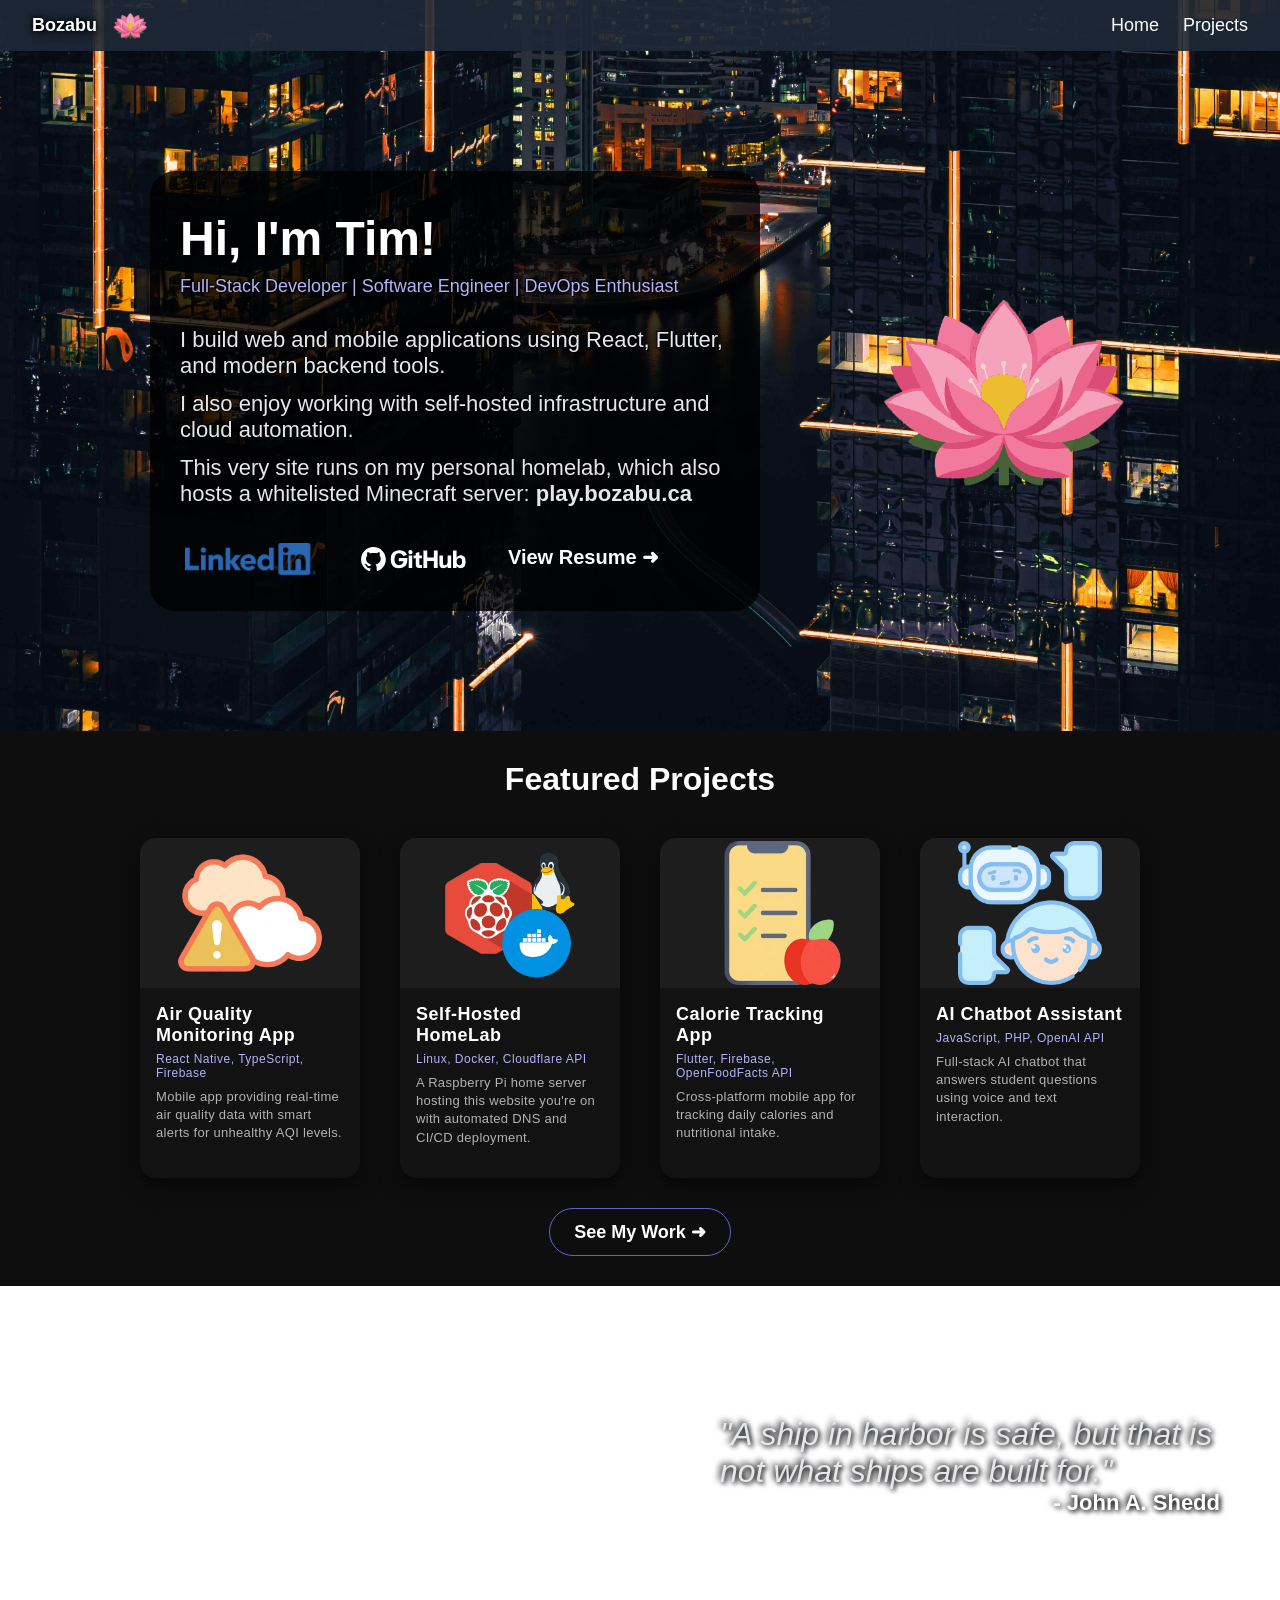
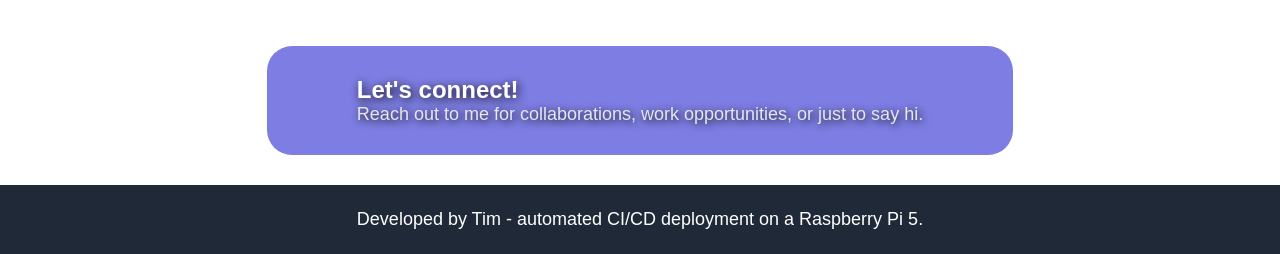
<file: site/index.html>
<!DOCTYPE html>
<html>
    <head>
        <meta charset="UTF-8">
        <link rel="stylesheet" href="styles.css?v=1.55">
        <link rel="stylesheet" href="https://rsms.me/inter/inter.css">
        <link rel="icon" href="resources/logos/LotusBua.png">
        <title>Bozabu Homepage</title>
        <meta name="title" content="Bozabu | Full-Stack Developer">
        <meta name="description" content="Full-Stack Developer building web and mobile apps with React and Flutter. This site is hosted on my personal Raspberry Pi homelab.">
        <meta property="og:type" content="website">
        <meta property="og:url" content="https://bozabu.ca/">
        <meta property="og:title" content="Bozabu | Full-Stack Developer">
        <meta property="og:description" content="Full-Stack Developer & DevOps Enthusiast. Check out my projects and my self-hosted infrastructure.">
        <meta property="og:image" content="https://bozabu.ca/resources/thumbnails/ShortBio.jpg">
        <meta name="twitter:card" content="summary_large_image">
        <meta name="twitter:title" content="Bozabu | Full-Stack Developer">
        <meta name="twitter:description" content="Full-Stack Developer & DevOps Enthusiast. Check out my projects and my self-hosted infrastructure.">
        <meta name="twitter:image" content="https://bozabu.ca/resources/thumbnails/ShortBio.jpg">
        <meta name="theme-color" content="#4a4ad8">
    </head>
    <!--divider-->

    <body>
        <div class="top-navigation"> 
            <div class="header blur">
                <div class="iconText"><a href="/">Bozabu</a> <img class="iconLogo" src="resources/logos/LotusBua.png"></div>
                <ul>
                    <li><a href="/">Home</a></li>
                    <li><a href="/projects/">Projects</a></li>
                </ul>
            </div>
            <!-- Banner would go here 
             <div class="banner blur">
                <p>Check out the whitelisted Minecraft server! <b> play.bozabu.ca </b></p>
            </div>
            -->
        </div>
        <div class="body">
            <div class="top-section">
                <div class="top-section-left rounded blur">
                    <h2>Hi, I'm Tim!</h2>
                    <p>Full-Stack Developer | Software Engineer | DevOps Enthusiast</p>
                    <p>I build web and mobile applications using React, Flutter, and modern backend tools.</p>
                    <p>I also enjoy working with self-hosted infrastructure and cloud automation.</p>
                    <p>This very site runs on my personal homelab, which also hosts a whitelisted Minecraft server: <b>play.bozabu.ca</b></p>
                    <div class="social-links">
                        <a href="https://linkedin.com/in/timha612" target="_blank">
                            <img class="social-icon" src="resources/logos/LI-Logo.png" alt="LinkedIn">
                        </a>
                        <a href="https://github.com/IAmBamboo" target="_blank">
                            <img class="social-icon" src="resources/logos/GitHub_Lockup_White_Clearspace.svg" alt="GitHub">
                        </a>
                        <a href="resources/TimHaResume.pdf" target="_blank" class="resume-btn">View Resume ➜</a>
                    </div>
                    
                </div>
                <img class="top-section-right" src="resources/logos/LotusBua.png">
            </div>
            <div class="middle-section">
                <div class="middle-title">Featured Projects</div>
                <div class="middle-image-container">
                    <a href="/projects/#air-quality" class="project-card-link">
                        <div class="project-card">
                            <div class="thumbnail-wrapper"> 
                                <img class="project-thumbnail" src="resources/thumbnails/AQIapp.png">
                            </div>
                            <div class="project-content">
                                <h3 class="project-title">Air Quality Monitoring App</h3>
                                <div class="project-tech">
                                    React Native, TypeScript, Firebase
                                </div>
                                <p class="project-description">
                                    Mobile app providing real-time air quality data with smart alerts for unhealthy AQI levels.
                                </p>
                            </div>
                        </div>
                    </a>
                    <a href="/projects/#homelab" class="project-card-link">
                        <div class="project-card">
                            <div class="thumbnail-wrapper"> 
                                <img class="project-thumbnail" src="resources/thumbnails/HomeLabThumb.png">
                            </div>
                            <div class="project-content">
                                <h3 class="project-title">Self-Hosted HomeLab</h3>
                                <div class="project-tech">
                                    Linux, Docker, Cloudflare API
                                </div>
                                <p class="project-description">
                                    A Raspberry Pi home server hosting this website you're on with automated DNS and CI/CD deployment.
                                </p>
                            </div>
                        </div>
                    </a>
                    <a href="/projects/#calorie-tracker" class="project-card-link">
                        <div class="project-card">
                            <div class="thumbnail-wrapper"> 
                                <img class="project-thumbnail" src="resources/thumbnails/CalorieApp.png">
                            </div>
                            <div class="project-content">
                                <h3 class="project-title">Calorie Tracking App</h3>
                                <div class="project-tech">
                                    Flutter, Firebase, OpenFoodFacts API
                                </div>
                                <p class="project-description">
                                    Cross-platform mobile app for tracking daily calories and nutritional intake.
                                </p>
                            </div>
                        </div>
                    </a>
                    <a href="/projects/#ai-chatbot" class="project-card-link">
                        <div class="project-card">
                            <div class="thumbnail-wrapper"> 
                                <img class="project-thumbnail" src="resources/thumbnails/AIchatbotapp.png">
                            </div>
                            <div class="project-content">
                                <h3 class="project-title">AI Chatbot Assistant</h3>
                                <div class="project-tech">
                                    JavaScript, PHP, OpenAI API
                                </div>
                                <p class="project-description">
                                    Full-stack AI chatbot that answers student questions using voice and text interaction.
                                </p>
                            </div>
                        </div>
                    </a>
                </div>
                <a href="/projects/" class="btnA">See My Work ➜</a>
            </div>
            <div class="lower-section">
                <div class="lower-section-quote">
                    <p class="quote">"A ship in harbor is safe, but that is not what ships are built for."</p>
                    <div class="quoteauthor">- John A. Shedd</div>
                </div>
                <div class="newsletter rounded blur">
                    <div class="newsletter-text">
                        <h2>Let's connect!</h2>
                        <p>Reach out to me for collaborations, work opportunities, or just to say hi.</p>
                    </div>
                </div>
            </div>
        </div>
        <div class="footer">
            Developed by Tim - automated CI/CD deployment on a Raspberry Pi 5.
        </div>
    </body>
</html>
</file>
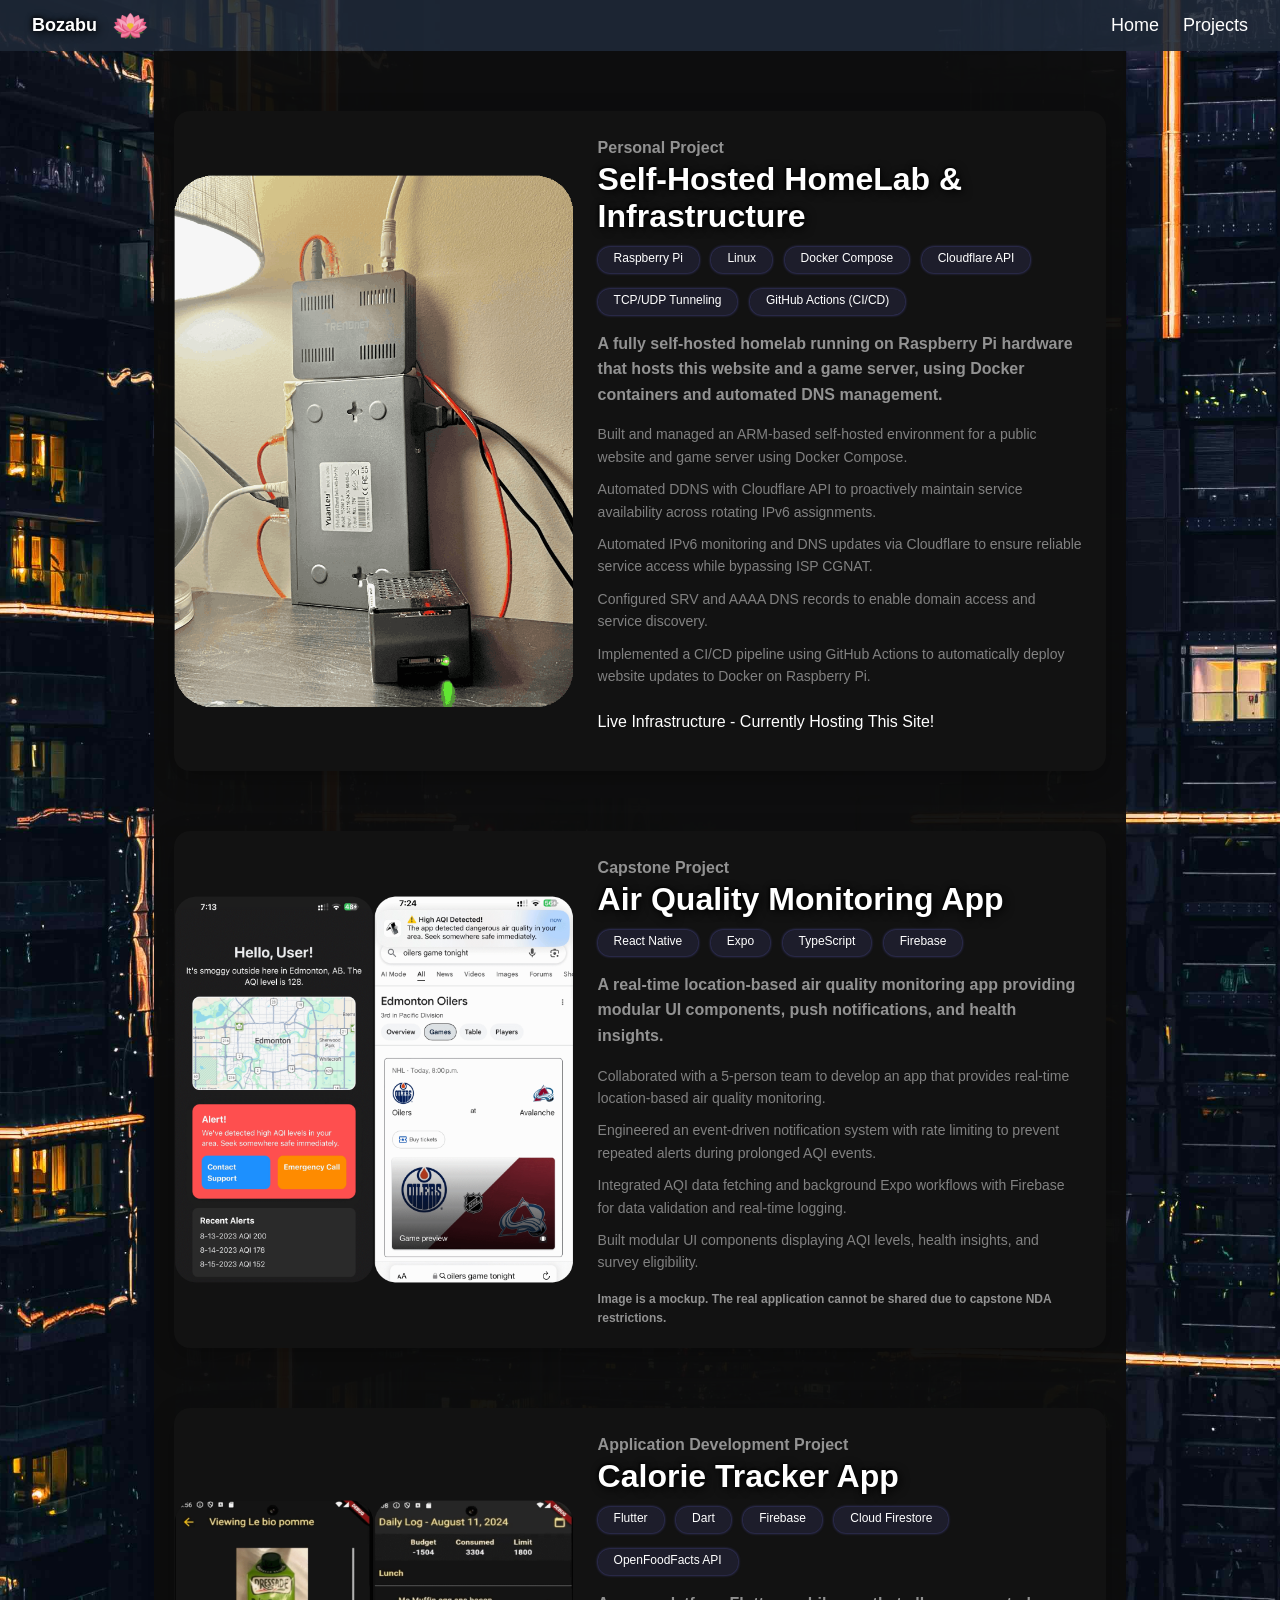
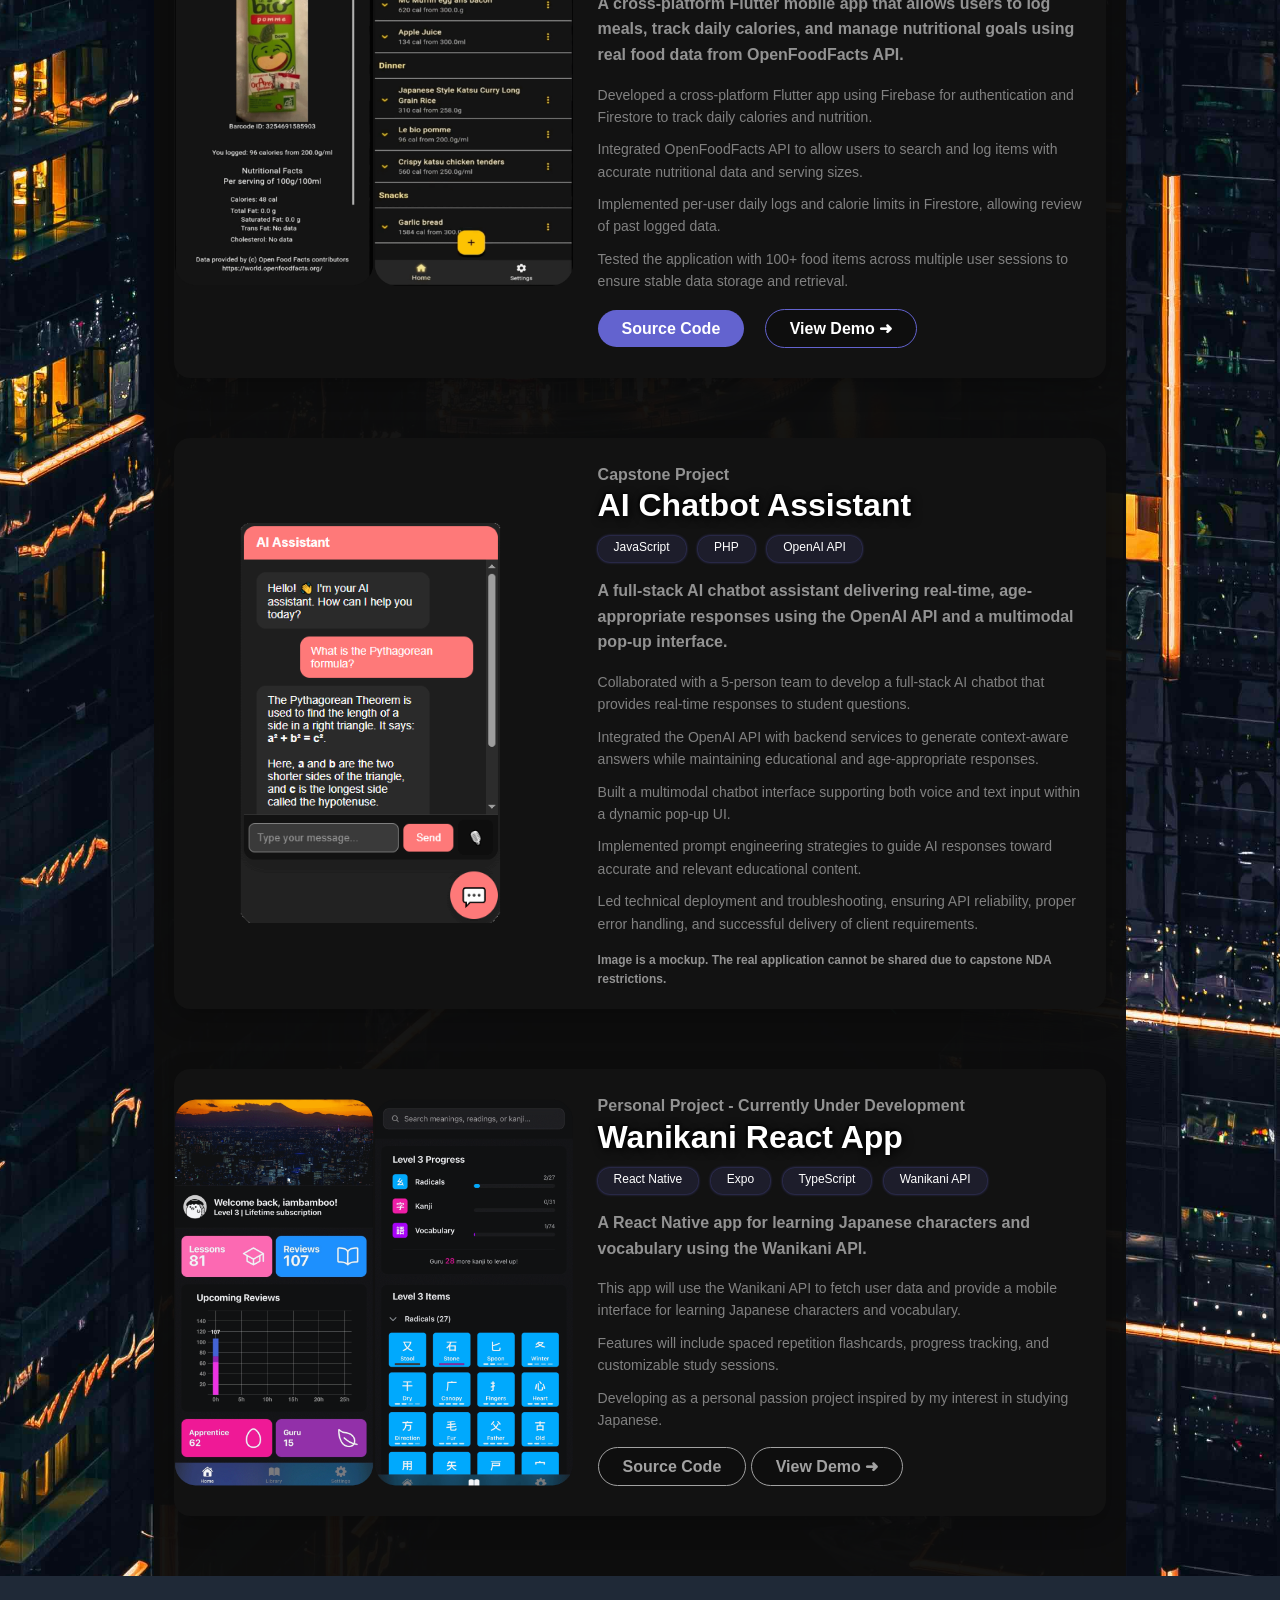
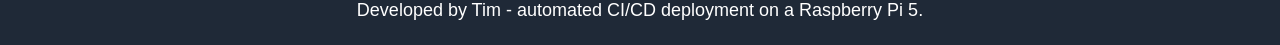
<file: site/projects/index.html>
<!DOCTYPE html>
<html>
<head>
    <meta charset="UTF-8">
    <link rel="stylesheet" href="projects_styles.css?v=1.34">
    <link rel="stylesheet" href="https://rsms.me/inter/inter.css">
    <link rel="icon" href="../resources/logos/LotusBua.png">
    <title>Bozabu Projects</title>
    <meta name="title" content="Bozabu | Full-Stack Developer | Projects">
    <meta name="description" content="Full-Stack Developer building web and mobile apps with React and Flutter. This site is hosted on my personal Raspberry Pi homelab.">
    <meta property="og:type" content="website">
    <meta property="og:url" content="https://bozabu.ca/projects/">
    <meta property="og:title" content="Bozabu | Full-Stack Developer | Projects">
    <meta property="og:description" content="Full-Stack Developer & DevOps Enthusiast. Check out my projects and my self-hosted infrastructure.">
    <meta property="og:image" content="https://bozabu.ca/resources/thumbnails/ShortBio.jpg">
    <meta name="twitter:card" content="summary_large_image">
    <meta name="twitter:title" content="Bozabu | Full-Stack Developer | Projects">
    <meta name="twitter:description" content="Full-Stack Developer & DevOps Enthusiast. Check out my projects and my self-hosted infrastructure.">
    <meta name="twitter:image" content="https://bozabu.ca/resources/thumbnails/ShortBio.jpg">
    <meta name="theme-color" content="#4a4ad8">
</head>
<body>
    <div class="top-navigation">
        <!-- same header as homepage -->
        <div class="header blur">
            <div class="iconText"><a href="/">Bozabu</a> <img class="iconLogo" src="../resources/logos/LotusBua.png"></div>
            <ul>
                <li><a href="/">Home</a></li>
                <li><a href="/projects/">Projects</a></li>
            </ul>
        </div>
    </div>

    <div class="projects-body">
        <div class="projects-container">

            <div id="homelab" class="project-big-card">
                <div class="project-big-image">
                    <img src="../resources/project_images/HomeLabPhysicalSetup.png" alt="Air Quality App">
                </div>
                <div class="project-big-content">
                    <div class="project-block project-block-top">
                        <span class="project-type-label">Personal Project</span>
                        <h2>Self-Hosted HomeLab & Infrastructure</h2>
                        <div class="project-tech">
                            <span>Raspberry Pi</span>
                            <span>Linux</span>
                            <span>Docker Compose</span>
                            <span>Cloudflare API</span>
                            <span>TCP/UDP Tunneling</span>
                            <span>GitHub Actions (CI/CD)</span>
                        </div>
                        <p>A fully self-hosted homelab running on Raspberry Pi hardware that hosts this website and a game server, using Docker containers and automated DNS management.</p>
                    </div>
                    <div class="project-block project-block-middle">
                        <ul>
                            <li>Built and managed an ARM-based self-hosted environment for a public website and game server using Docker Compose.</li>
                            <li>Automated DDNS with Cloudflare API to proactively maintain service availability across rotating IPv6 assignments.</li>
                            <li>Automated IPv6 monitoring and DNS updates via Cloudflare to ensure reliable service access while bypassing ISP CGNAT.</li>
                            <li>Configured SRV and AAAA DNS records to enable domain access and service discovery.</li>
                            <li>Implemented a CI/CD pipeline using GitHub Actions to automatically deploy website updates to Docker on Raspberry Pi.</li>
                        </ul>
                    </div>
                    <div class="project-block project-block-bottom">
                        <span class="white">Live Infrastructure - Currently Hosting This Site!</span>
                    </div>
                </div>
            </div>

            <div id="air-quality" class="project-big-card">
                <div class="project-big-image">
                    <img src="../resources/project_images/AQIDemoMock.png" alt="Air Quality App">
                </div>
                <div class="project-big-content">
                    <div class="project-block project-block-top">
                        <span class="project-type-label">Capstone Project</span>
                        <h2>Air Quality Monitoring App</h2>
                        <div class="project-tech">
                            <span>React Native</span>
                            <span>Expo</span>
                            <span>TypeScript</span>
                            <span>Firebase</span>
                        </div>
                        <p>A real-time location-based air quality monitoring app providing modular UI components, push notifications, and health insights.</p>
                    </div>
                    <div class="project-block project-block-middle">
                        <ul>
                            <li>Collaborated with a 5-person team to develop an app that provides real-time location-based air quality monitoring.</li>
                            <li>Engineered an event-driven notification system with rate limiting to prevent repeated alerts during prolonged AQI events.</li>
                            <li>Integrated AQI data fetching and background Expo workflows with Firebase for data validation and real-time logging.</li>
                            <li>Built modular UI components displaying AQI levels, health insights, and survey eligibility.</li>
                        </ul>
                    </div>
                    <div class="project-block project-block-bottom">
                        <p>Image is a mockup. The real application cannot be shared due to capstone NDA restrictions.</p>
                    </div>
                </div>
            </div>

            <div id="calorie-tracker" class="project-big-card">
                <div class="project-big-image">
                    <img src="../resources/project_images/CalorieTrackerDemoMock.png" alt="Calorie Tracker App">
                </div>
                <div class="project-big-content">
                    <div class="project-block project-block-top">
                        <span class="project-type-label">Application Development Project</span>
                        <h2>Calorie Tracker App</h2>
                        <div class="project-tech">
                            <span>Flutter</span>
                            <span>Dart</span>
                            <span>Firebase</span>
                            <span>Cloud Firestore</span>
                            <span>OpenFoodFacts API</span>
                        </div>
                        <p>A cross-platform Flutter mobile app that allows users to log meals, track daily calories, and manage nutritional goals using real food data from OpenFoodFacts API.</p>
                    </div>
                    <div class="project-block project-block-middle">
                        <ul>
                            <li>Developed a cross-platform Flutter app using Firebase for authentication and Firestore to track daily calories and nutrition.</li>
                            <li>Integrated OpenFoodFacts API to allow users to search and log items with accurate nutritional data and serving sizes.</li>
                            <li>Implemented per-user daily logs and calorie limits in Firestore, allowing review of past logged data.</li>
                            <li>Tested the application with 100+ food items across multiple user sessions to ensure stable data storage and retrieval.</li>
                        </ul>
                    </div>
                    <div class="project-block project-block-bottom">
                        <a href="https://github.com/IAmBamboo/CalorieTrackerApp/" class="btnA">Source Code</a>
                        <a href="https://www.youtube.com/watch?v=M9tKhn7N6Ns" class="btnB">View Demo ➜</a>
                    </div>
                </div>
            </div>

            <div id="ai-chatbot" class="project-big-card">
                <div class="project-big-image">
                    <img src="../resources/project_images/AIChatbotDemoMock.png" alt="Air Quality App">
                </div>
                <div class="project-big-content">
                    <div class="project-block project-block-top">
                        <span class="project-type-label">Capstone Project</span>
                        <h2>AI Chatbot Assistant</h2>
                        <div class="project-tech">
                            <span>JavaScript</span>
                            <span>PHP</span>
                            <span>OpenAI API</span>
                        </div>
                         <p>A full-stack AI chatbot assistant delivering real-time, age-appropriate responses using the OpenAI API and a multimodal pop-up interface.</p>
                    </div>
                    <div class="project-block project-block-middle">
                        <ul>
                            <li>Collaborated with a 5-person team to develop a full-stack AI chatbot that provides real-time responses to student questions.</li>
                            <li>Integrated the OpenAI API with backend services to generate context-aware answers while maintaining educational and age-appropriate responses.</li>
                            <li>Built a multimodal chatbot interface supporting both voice and text input within a dynamic pop-up UI.</li>
                            <li>Implemented prompt engineering strategies to guide AI responses toward accurate and relevant educational content.</li>
                            <li>Led technical deployment and troubleshooting, ensuring API reliability, proper error handling, and successful delivery of client requirements.</li>
                        </ul>
                    </div>
                    <div class="project-block project-block-bottom">
                        <p>Image is a mockup. The real application cannot be shared due to capstone NDA restrictions.</p>
                    </div>
                </div>
            </div>

            <div id="wanikani" class="project-big-card">
                <div class="project-big-image">
                    <img src="../resources/project_images/ShizukaniUnfinishedDemo.png" alt="Air Quality App">
                </div>
                <div class="project-big-content">
                    <div class="project-block project-block-top">
                        <span class="project-type-label">Personal Project - Currently Under Development</span>
                        <h2>Wanikani React App</h2>
                        <div class="project-tech">
                            <span>React Native</span>
                            <span>Expo</span>
                            <span>TypeScript</span>
                            <span>Wanikani API</span>
                        </div>
                         <p>A React Native app for learning Japanese characters and vocabulary using the Wanikani API.</p>
                    </div>
                    <div class="project-block project-block-middle">
                        <ul>
                            <li>This app will use the Wanikani API to fetch user data and provide a mobile interface for learning Japanese characters and vocabulary.</li>
                            <li>Features will include spaced repetition flashcards, progress tracking, and customizable study sessions.</li>
                            <li>Developing as a personal passion project inspired by my interest in studying Japanese.</li>
                        </ul>
                    </div>
                    <div class="project-block project-block-bottom">
                        <a href="" class="btnDisabled" title="Source code not available yet">Source Code</a>
                        <a href="" class="btnDisabled" title="Demo not available yet">View Demo ➜</a>
                    </div>
                </div>
            </div>


        </div>
    </div>

    <div class="footer">
        Developed by Tim - automated CI/CD deployment on a Raspberry Pi 5.
    </div>
</body>
</html>
</file>
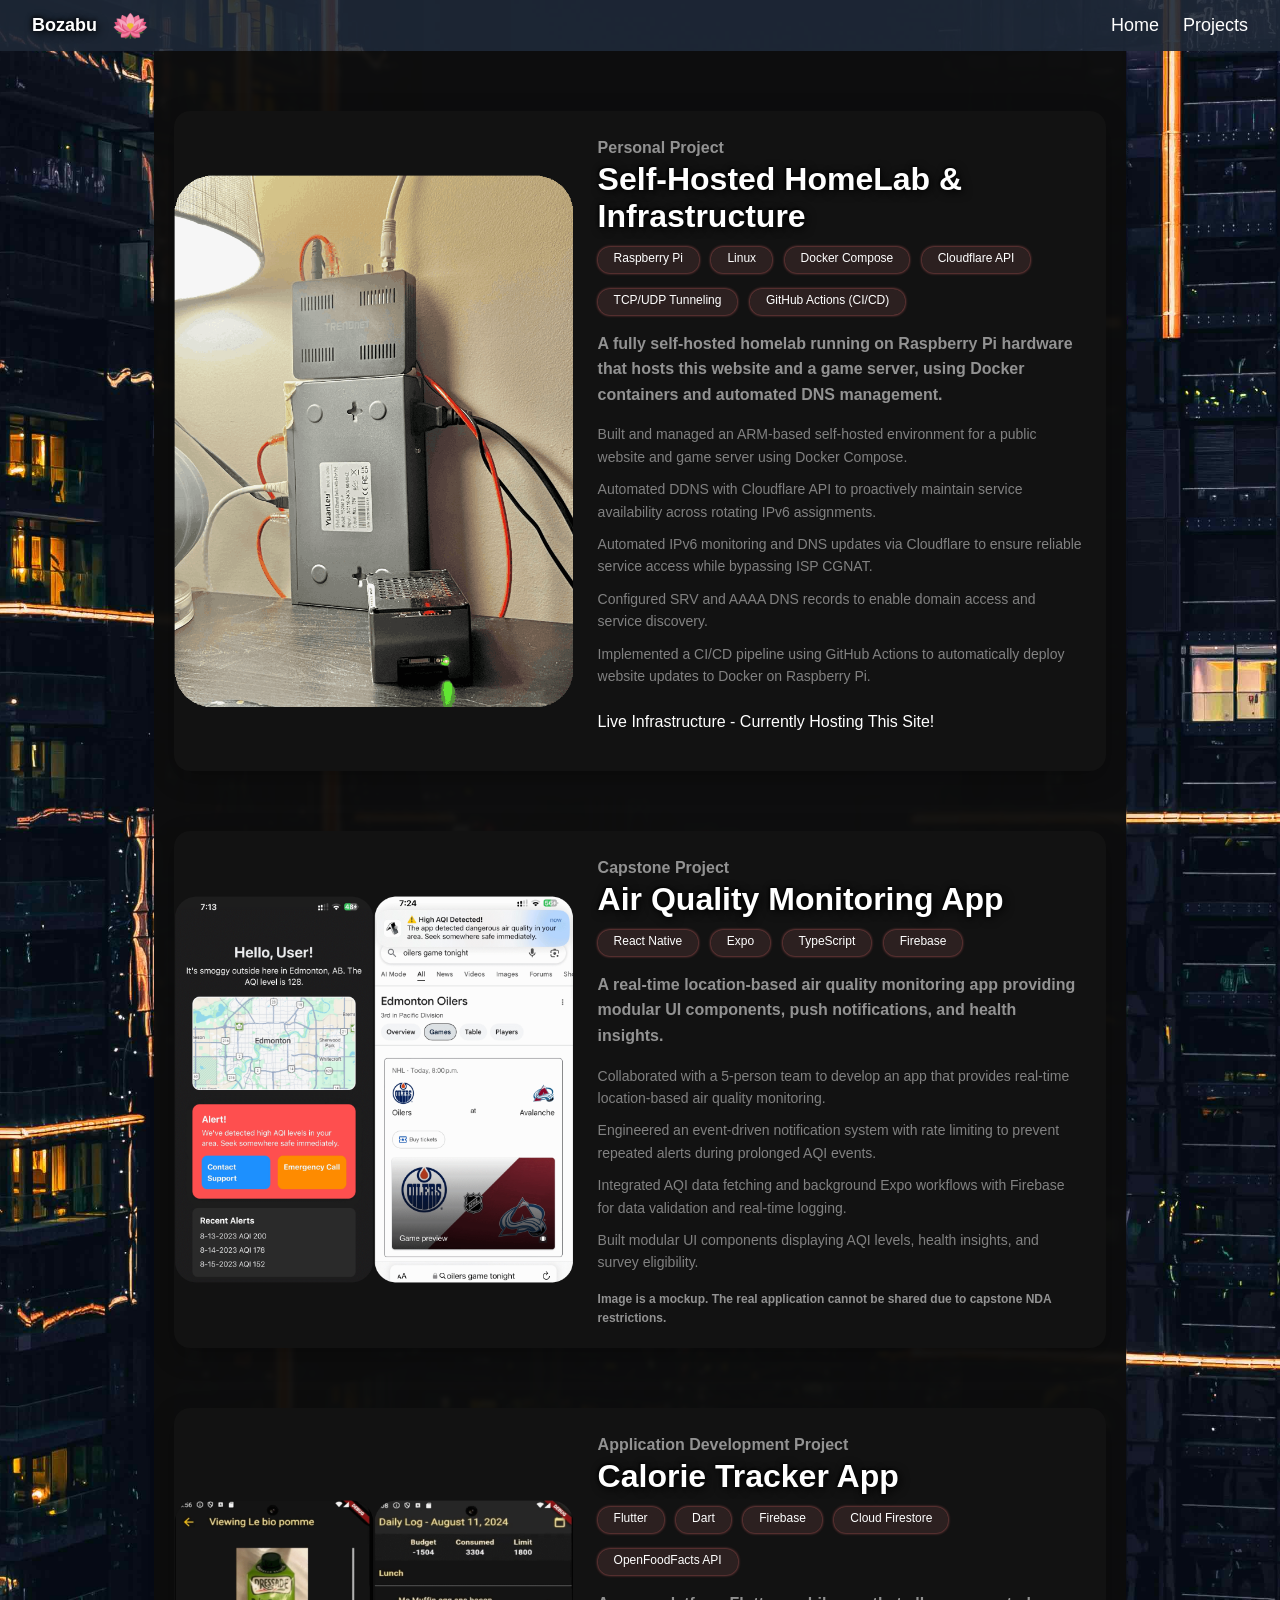
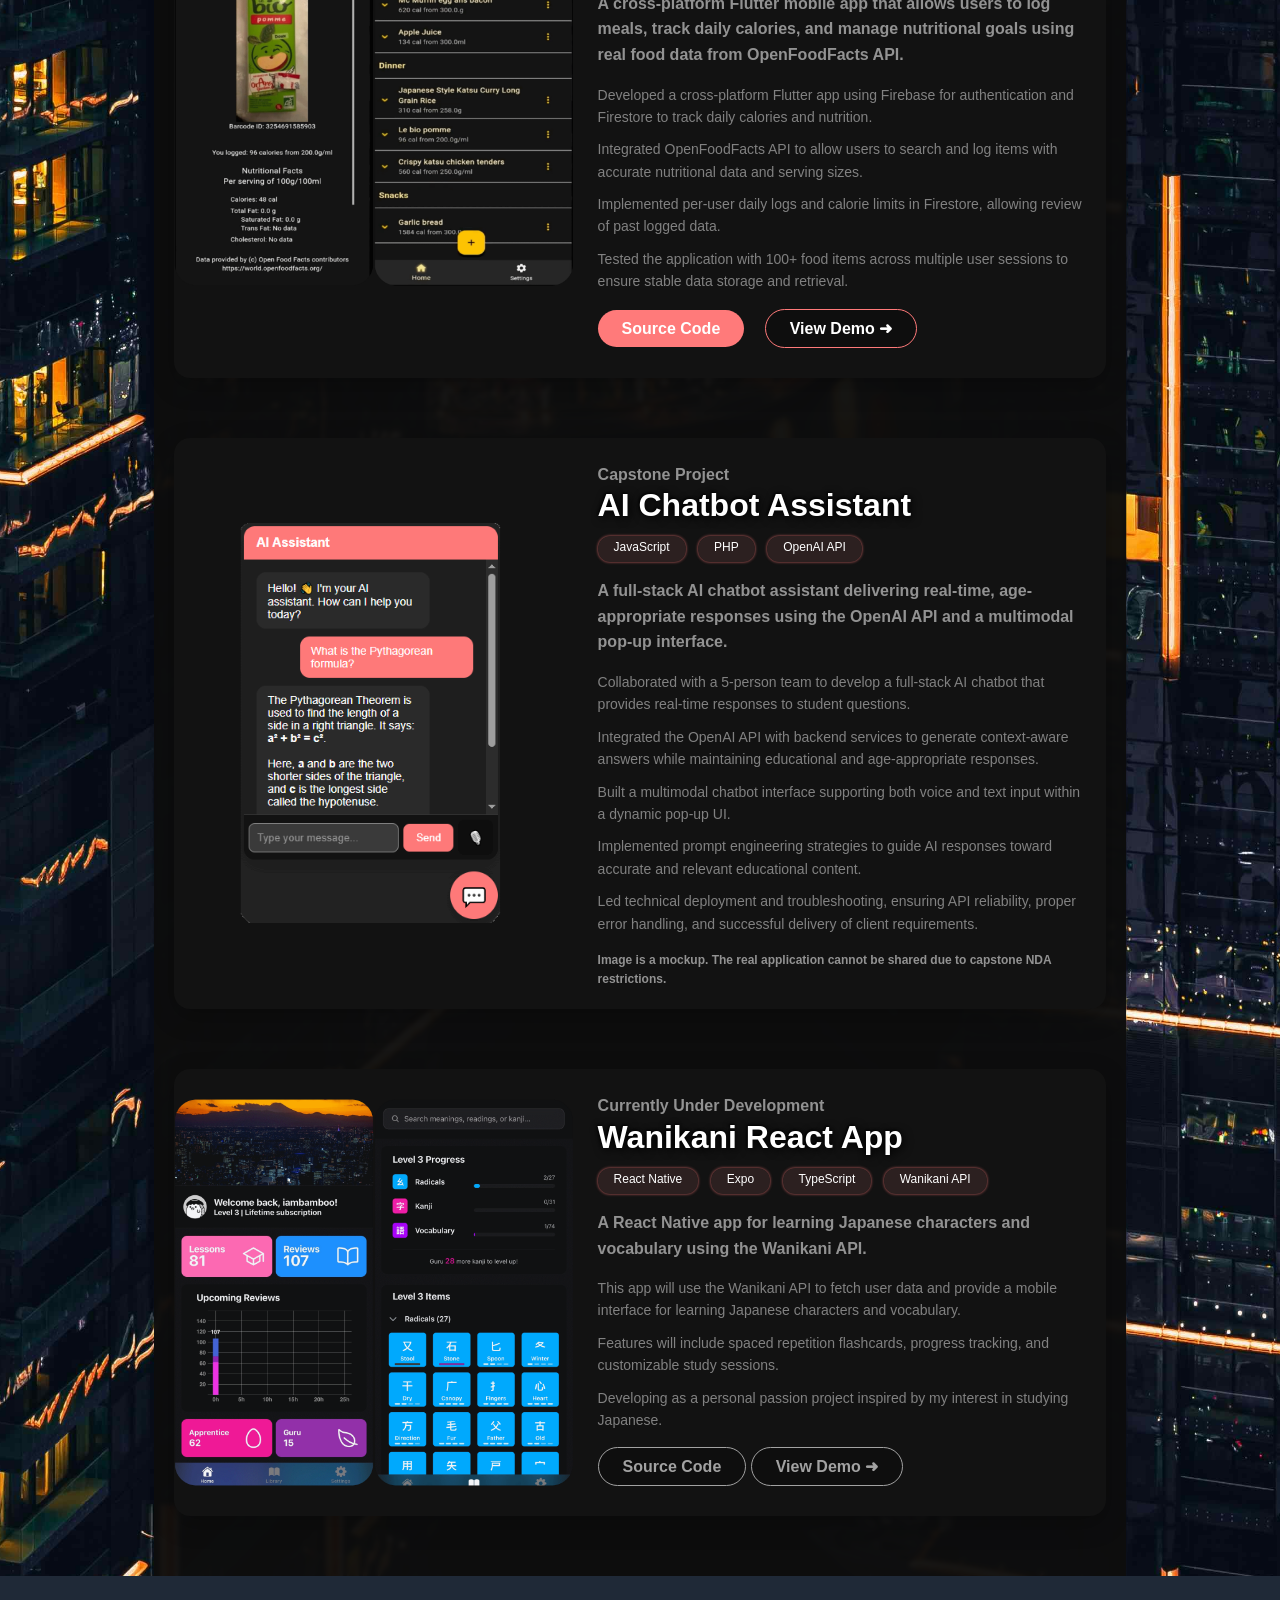
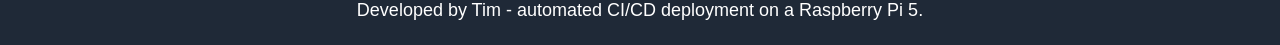
<file: site/projects.html>
<!DOCTYPE html>
<html>
<head>
    <meta charset="UTF-8">
    <link rel="stylesheet" href="projects_styles.css?v=1.2">
    <link rel="stylesheet" href="https://rsms.me/inter/inter.css">
    <link rel="icon" href="resources/logos/LotusBua.png">
    <title>Bozabu Projects</title>
</head>
<body>
    <div class="top-navigation">
        <!-- same header as homepage -->
        <div class="header blur">
            <div class="iconText"><a href="index.html">Bozabu</a> <img class="iconLogo" src="resources/logos/LotusBua.png"></div>
            <ul>
                <li><a href="index.html">Home</a></li>
                <li><a href="">Projects</a></li>
            </ul>
        </div>
    </div>

    <div class="projects-body">
        <div class="projects-container">

            <div class="project-big-card">
                <div class="project-big-image">
                    <img src="resources/project_images/HomeLabPhysicalSetup.png" alt="Air Quality App">
                </div>
                <div class="project-big-content">
                    <div class="project-block project-block-top">
                        <span class="project-type-label">Personal Project</span>
                        <h2>Self-Hosted HomeLab & Infrastructure</h2>
                        <div class="project-tech">
                            <span>Raspberry Pi</span>
                            <span>Linux</span>
                            <span>Docker Compose</span>
                            <span>Cloudflare API</span>
                            <span>TCP/UDP Tunneling</span>
                            <span>GitHub Actions (CI/CD)</span>
                        </div>
                        <p>A fully self-hosted homelab running on Raspberry Pi hardware that hosts this website and a game server, using Docker containers and automated DNS management.</p>
                    </div>
                    <div class="project-block project-block-middle">
                        <ul>
                            <li>Built and managed an ARM-based self-hosted environment for a public website and game server using Docker Compose.</li>
                            <li>Automated DDNS with Cloudflare API to proactively maintain service availability across rotating IPv6 assignments.</li>
                            <li>Automated IPv6 monitoring and DNS updates via Cloudflare to ensure reliable service access while bypassing ISP CGNAT.</li>
                            <li>Configured SRV and AAAA DNS records to enable domain access and service discovery.</li>
                            <li>Implemented a CI/CD pipeline using GitHub Actions to automatically deploy website updates to Docker on Raspberry Pi.</li>
                        </ul>
                    </div>
                    <div class="project-block project-block-bottom">
                        <span class="white">Live Infrastructure - Currently Hosting This Site!</span>
                    </div>
                </div>
            </div>

            <div class="project-big-card">
                <div class="project-big-image">
                    <img src="resources/project_images/AQIDemoMock.png" alt="Air Quality App">
                </div>
                <div class="project-big-content">
                    <div class="project-block project-block-top">
                        <span class="project-type-label">Capstone Project</span>
                        <h2>Air Quality Monitoring App</h2>
                        <div class="project-tech">
                            <span>React Native</span>
                            <span>Expo</span>
                            <span>TypeScript</span>
                            <span>Firebase</span>
                        </div>
                        <p>A real-time location-based air quality monitoring app providing modular UI components, push notifications, and health insights.</p>
                    </div>
                    <div class="project-block project-block-middle">
                        <ul>
                            <li>Collaborated with a 5-person team to develop an app that provides real-time location-based air quality monitoring.</li>
                            <li>Engineered an event-driven notification system with rate limiting to prevent repeated alerts during prolonged AQI events.</li>
                            <li>Integrated AQI data fetching and background Expo workflows with Firebase for data validation and real-time logging.</li>
                            <li>Built modular UI components displaying AQI levels, health insights, and survey eligibility.</li>
                        </ul>
                    </div>
                    <div class="project-block project-block-bottom">
                        <p>Image is a mockup. The real application cannot be shared due to capstone NDA restrictions.</p>
                    </div>
                </div>
            </div>

            <div class="project-big-card">
                <div class="project-big-image">
                    <img src="resources/project_images/CalorieTrackerDemoMock.png" alt="Calorie Tracker App">
                </div>
                <div class="project-big-content">
                    <div class="project-block project-block-top">
                        <span class="project-type-label">Application Development Project</span>
                        <h2>Calorie Tracker App</h2>
                        <div class="project-tech">
                            <span>Flutter</span>
                            <span>Dart</span>
                            <span>Firebase</span>
                            <span>Cloud Firestore</span>
                            <span>OpenFoodFacts API</span>
                        </div>
                        <p>A cross-platform Flutter mobile app that allows users to log meals, track daily calories, and manage nutritional goals using real food data from OpenFoodFacts API.</p>
                    </div>
                    <div class="project-block project-block-middle">
                        <ul>
                            <li>Developed a cross-platform Flutter app using Firebase for authentication and Firestore to track daily calories and nutrition.</li>
                            <li>Integrated OpenFoodFacts API to allow users to search and log items with accurate nutritional data and serving sizes.</li>
                            <li>Implemented per-user daily logs and calorie limits in Firestore, allowing review of past logged data.</li>
                            <li>Tested the application with 100+ food items across multiple user sessions to ensure stable data storage and retrieval.</li>
                        </ul>
                    </div>
                    <div class="project-block project-block-bottom">
                        <a href="https://github.com/IAmBamboo/CalorieTrackerApp/" class="btnA">Source Code</a>
                        <a href="https://www.youtube.com/watch?v=M9tKhn7N6Ns" class="btnB">View Demo ➜</a>
                    </div>
                </div>
            </div>

            <div class="project-big-card">
                <div class="project-big-image">
                    <img src="resources/project_images/AIChatbotDemoMock.png" alt="Air Quality App">
                </div>
                <div class="project-big-content">
                    <div class="project-block project-block-top">
                        <span class="project-type-label">Capstone Project</span>
                        <h2>AI Chatbot Assistant</h2>
                        <div class="project-tech">
                            <span>JavaScript</span>
                            <span>PHP</span>
                            <span>OpenAI API</span>
                        </div>
                         <p>A full-stack AI chatbot assistant delivering real-time, age-appropriate responses using the OpenAI API and a multimodal pop-up interface.</p>
                    </div>
                    <div class="project-block project-block-middle">
                        <ul>
                            <li>Collaborated with a 5-person team to develop a full-stack AI chatbot that provides real-time responses to student questions.</li>
                            <li>Integrated the OpenAI API with backend services to generate context-aware answers while maintaining educational and age-appropriate responses.</li>
                            <li>Built a multimodal chatbot interface supporting both voice and text input within a dynamic pop-up UI.</li>
                            <li>Implemented prompt engineering strategies to guide AI responses toward accurate and relevant educational content.</li>
                            <li>Led technical deployment and troubleshooting, ensuring API reliability, proper error handling, and successful delivery of client requirements.</li>
                        </ul>
                    </div>
                    <div class="project-block project-block-bottom">
                        <p>Image is a mockup. The real application cannot be shared due to capstone NDA restrictions.</p>
                    </div>
                </div>
            </div>

            <div class="project-big-card">
                <div class="project-big-image">
                    <img src="resources/project_images/ShizukaniUnfinishedDemo.png" alt="Air Quality App">
                </div>
                <div class="project-big-content">
                    <div class="project-block project-block-top">
                        <span class="project-type-label">Currently Under Development</span>
                        <h2>Wanikani React App</h2>
                        <div class="project-tech">
                            <span>React Native</span>
                            <span>Expo</span>
                            <span>TypeScript</span>
                            <span>Wanikani API</span>
                        </div>
                         <p>A React Native app for learning Japanese characters and vocabulary using the Wanikani API.</p>
                    </div>
                    <div class="project-block project-block-middle">
                        <ul>
                            <li>This app will use the Wanikani API to fetch user data and provide a mobile interface for learning Japanese characters and vocabulary.</li>
                            <li>Features will include spaced repetition flashcards, progress tracking, and customizable study sessions.</li>
                            <li>Developing as a personal passion project inspired by my interest in studying Japanese.</li>
                        </ul>
                    </div>
                    <div class="project-block project-block-bottom">
                        <a href="" class="btnDisabled">Source Code</a>
                        <a href="" class="btnDisabled">View Demo ➜</a>
                    </div>
                </div>
            </div>


        </div>
    </div>

    <div class="footer">
        Developed by Tim - automated CI/CD deployment on a Raspberry Pi 5.
    </div>
</body>
</html>
</file>
<file: site/styles.css>
* {
    font-family: 'Inter', Arial, Helvetica, sans-serif;
    margin: 0;
    padding: 0;
    box-sizing: border-box;
}

body {
    margin-bottom: 0;
    margin-left: 0;
    margin-right: 0;
    padding: 0;
    background-image: url("resources/backgrounds/pexels-apasaric-2603464.jpg");
    background-attachment: fixed;
    background-position: center;
    background-repeat: no-repeat;
    background-size: cover;
    background-position-y: 0;
    backdrop-filter: blur(0.6px);
}

li {
    margin: 0;
    padding: 0;
    list-style-type: none;
}

a {
    text-decoration: none;
    color: white;
}

.blur {
    backdrop-filter: blur(2px);
}

.rounded {
    border-radius: 25px;
}

.top-navigation {
    position: sticky;
    top: 0;
    z-index: 1000;
}

.header {
    background-color: rgba(31, 41, 55, 0.9);
    display: flex;
    justify-content: space-between;
    padding: 8px 32px;
    transition: background-color 0.4s ease;
}

.header:hover {
    background-color: rgba(31, 41, 55, 1);
}

.banner {
    display: flex;
    justify-content: center;
    background-color: #ff7a7ab6;
    padding: 4px;
    color: white;
    font-size: 18px;
}

.header a {
    font-size: 18px;
}

.header a:hover {
    text-shadow: 0px 0px 2px white,
                1px 1px 2px white;
}

.header ul {
    display: flex;
    gap: 24px;
    align-items: center;
}

.iconText {
    text-shadow: 2px 2px 10px black,
                -1px -1px 4px black;
    color: white;
    font-size: 24px;
    font-weight: 700;
    gap: 16px;
    flex-shrink: 0;
    display: flex;
    align-items: center;
    justify-content: center;
}

.iconLogo {
    width: 35px;
    height: 35px;
}

.top-section {
    display: flex;
    flex-direction: column;
    padding: 180px 0;
    align-items: center;
}

.top-section-left {
    flex-direction: column;
    background-color: rgba(0,0,0,0.8);
    padding: 30px;
    display: flex;
    align-items: center;
    transition: background-color 0.4s ease;
}

.top-section-left:hover {
    background-color: rgba(0,0,0,0.85);
}

.top-section-left h2, .top-section-left p {
    max-width: 550px;
    text-align: center;
}

.top-section-left h2 {
    color: white;
    font-size: 48px;
    text-shadow: 2px 2px 10px black,
                -1px -1px 3px black;
    margin: 10px 0;
    transition: all 0.4s ease;
}

.top-section-left h2:hover {
    text-shadow: 0 0 10px white;
}

.top-section-left p:first-of-type {
    font-size: 18px;
    margin-top: 0;
    margin-bottom: 24px;
    color: #b3b3fc;
}

.top-section-left p {
    color: #E5E7EB;
    font-size: 22px;
    margin: 6px 0;
    transition: all 0.4s ease;
    text-shadow: 2px 2px 10px black,
                    -2px -2px 10px black,
                    -1px -1px 1px black,
                    1px 1px 1px black;
}

.top-section-left p:last-of-type {
    margin-bottom: 24px;
}

.top-section-left p:hover {
    text-shadow: 0 0 8px white;
    color: white;
}

.top-section-right {
    width: 250px;
    height: 250px;
    padding-top: 90px;
    transition: all 0.4s ease;
}

.top-section-right:hover {
    transform: scale(1.1);
    filter: brightness(1.2);
}

.middle-section {
    background-color: #0e0e0e;
    display: flex;
    flex-direction: column;
    align-items: center;
}

.middle-title {
    margin-top: 30px;
    color: white;
    font-size: 32px;
    font-weight: bold;
    text-align: center;
    transition: all 0.4s ease;
}

.middle-title:hover {
    text-shadow: 0 0 8px rgba(255, 255, 255, 0.637);
}

.middle-image-container {
    display: flex;
    flex-wrap: wrap;
    justify-content: center;
    align-items: center;
    gap: 40px;
    margin: 40px 0;
}

.btnA {
    margin: -10px 0 30px 0;
    padding: 12px 24px;
    border-radius: 24px;
    background-color: #0e0e0e;
    border: 1px solid #6363cf;
    font-size: 18px;
    font-weight: bold;
    color: white;
    flex-shrink: 0;
    transition: all 0.2s ease;
}

.btnA:hover {
    transform: scale(1.1);
    filter: brightness(1.2);
    box-shadow: 0 0 6px #6363cfcb;
    background-color: #4a4ad8;
}

.lower-section {
    flex: 1;
    display: flex;
    flex-direction: column;
    justify-content: center;
    align-items: center;
    background-image: url("resources/backgrounds/pexels-aleksandar-pasaric-2341830.jpg");
    background-attachment: fixed;
    background-position: top;
    background-repeat: no-repeat;
    background-size: cover;
    padding: 0 0;
}

.lower-section-quote {
    padding: 130px 60px;
    display: flex;
    flex-direction: column;
    align-items: center;
}

p.quote, .quoteauthor {
    text-shadow: 2px 2px 5px black,
                    -2px -2px 6px black;
}

p.quote {
    color: #E5E7EB;
    font-size: 32px;
    font-style: italic;
    text-align: center;
    max-width: 500px;
}
.quoteauthor {
    color: white;
    font-size: 22px;
    font-weight: bold;
}

.newsletter {
    align-self: center;
    background-color: #4a4ad8b6;
    margin-bottom: 30px;
    display: flex;
    flex-direction: column;
    align-items: center;
    justify-content: space-between;
    padding: 10px 50px;
    gap: 20px;
    transition: all 0.8s ease;
}

.newsletter:hover {
    background-color: #4a4ad8;
}

.newsletter-text h2 {
    color: white;
    text-shadow: 2px 2px 10px black;
}

.newsletter-text p {
    color: #E5E7EB;
    text-shadow: 2px 2px 8px black;
    font-size: 18px;
}

.newsletter button {
    padding: 12px 36px;
    border-radius: 8px;
    background: rgba(245, 71, 71, 0.2);
    border: 1px solid white;
    font-size: 18px;
    font-weight: bold;
    color: white;
    flex-shrink: 0;
}

.newsletter button:hover {
    background: white;
    color: #ff7a7a;
    border: 1px solid #ff7a7a;
}

.footer {
    display: flex;
    justify-content: center;
    background-color: #1F2937;
    padding: 24px;
    color: white;
    font-size: 18px;
}

.project-card-link {
    text-decoration: none;
    display: block;
}

.project-card {
    width: 220px;
    min-height: 340px;
    background: #121212;
    border-radius: 16px;
    overflow: hidden;
    box-shadow: 0 8px 20px rgba(0,0,0,0.55);
    display: flex;
    flex-direction: column;
    transition: all 0.5s ease;
}

.project-card:hover {
    transform: translateY(-16px);
    box-shadow: 0 0 24px white;
}

.project-thumbnail {
    width: 90%;
    height: 150px;
    object-fit: contain;
    
}

.thumbnail-wrapper {
    padding: 30px;
    height: 150px;
    display: flex;
    justify-content: center;
    align-items: center;
    background-color: #ffffff0c;
}

.project-content {
    padding: 16px;
}

.project-title {
    font-size: 18px;
    color: white;
    margin-bottom: 6px;
    letter-spacing: 0.5px;
    font-weight: 600;
    text-shadow: 0 0 1px rgba(0,0,0,0.1);
}

.project-description {
    font-size: 13px;
    color: #b3b3b3;
    line-height: 1.4;
    font-weight: 400;
    letter-spacing: 0.3px;
    text-shadow: 0 0 1px rgba(0,0,0,0.1);
}

.project-tech {
    font-size: 12px;
    color: #b3b3fc;
    font-weight: 400;
    margin-bottom: 8px;
    letter-spacing: 0.5px;
    text-shadow: 0 0 1px rgba(0,0,0,0.1);
}

.social-links {
    display: flex;
    flex-direction: row;
    gap: 16px;
    margin: 12px 0 -30px 0;
    flex-wrap: wrap;
}

.social-icon {
    height: 32px;
    width: auto;
    transition: all 0.4s ease;
    margin-right: 20px;
    margin-left: 5px;
}

.social-icon:hover {
    transform: scale(1.1);
    filter: brightness(1.6);
}

.resume-btn {
    margin: -10px 0 30px 0;
    padding: 12px 2px;
    border-radius: 24px;
    font-size: 20px;
    font-weight: bold;
    color: white;
    flex-shrink: 0;
    transition: all 0.4s ease;
}

.resume-btn:hover {
    transform: scale(1.1);
    filter: brightness(1.2);
    text-shadow: 0 0 4px white;
}

@media(min-width: 1150px) {
    body {
        background-position-y: -900px;
    }
    .top-section {
        display: flex;
        flex-direction: row;
        justify-content: center;
        padding: 120px 120px;
        gap: 120px;
    }
    .lower-section, .lower-section-quote {
        align-items: flex-end;
    }

    .top-section-left {
        align-items: flex-start;
    }

    .top-section-right {
        padding-top: 0;
    }
    .top-section-left h2, .top-section-left p, p.quote {
        text-align: left;
    }
    .top-section-left button {
        align-self: flex-start;
    }
    .newsletter {
        flex-direction: row;
        gap: 120px;
        padding: 30px 90px;
    }
}
</file>
<file: site/projects/projects_styles.css>
* {
    font-family: 'Inter', Arial, Helvetica, sans-serif;
    margin: 0;
    padding: 0;
    box-sizing: border-box;
}

body {
    margin: 0;
    padding: 0;
    background-image: url("../resources/backgrounds/pexels-apasaric-2603464.jpg");
    background-position: center;
    background-repeat: no-repeat;
    background-size: cover;
    background-position-y: 0;
    backdrop-filter: blur(0.6px);
}

a {
    text-decoration: none;
    color: white;
}

li {
    margin: 0;
    padding: 0;
    list-style-type: none;
}

.top-navigation {
    position: sticky;
    top: 0;
    z-index: 1000;
}

.header {
    background-color: rgba(31, 41, 55, 0.9);
    display: flex;
    justify-content: space-between;
    padding: 8px 32px;
    transition: background-color 0.4s ease;
}

.header:hover {
    background-color: rgba(31, 41, 55, 1);
}

.header ul {
    display: flex;
    gap: 24px;
    align-items: center;
}

.header a {
    font-size: 18px;
}

.header a:hover {
    text-shadow: 0px 0px 2px white, 1px 1px 2px white;
}

.iconText {
    text-shadow: 2px 2px 10px black, -1px -1px 4px black;
    color: white;
    font-size: 24px;
    font-weight: 700;
    gap: 16px;
    flex-shrink: 0;
    display: flex;
    align-items: center;
    justify-content: center;
}

.iconLogo {
    width: 35px;
    height: 35px;
}

.projects-body {
    width: 76%;           /* keeps it 80% of page width */
    margin: 0 auto;       /* centers it horizontally */
    padding: 60px 20px;
    background-color: #0e0e0ef6;
    backdrop-filter: blur(2px);
}

.projects-container {
    max-width: 1000px;
    width: 100%;
    margin: 0 auto; /* center container horizontally */
    display: flex;
    flex-direction: column;
    gap: 60px;
}

.project-big-card {
    display: flex;
    flex-direction: row;
    background-color: #121212;
    border-radius: 16px;
    overflow: hidden;
    box-shadow: 0 8px 24px rgba(0,0,0,0.25);
    transition: all 0.2s ease;
}

.project-big-card:hover {
    box-shadow: 0 0 6px #ffffff8e;
}

.project-big-image {
    flex-shrink: 0;
    width: 400px;
    display: flex;
}

.project-big-image img {
    object-fit: contain;
    width: 100%;
    height: 100%;
    transition: all 0.6s ease;
}

.project-big-image img:hover {
    transform: scale(1.1);
    filter: brightness(1.2);
}

.project-big-content {
    padding: 24px;
    display: flex;
    flex-direction: column;
    justify-content: space-between;
}

.scroll {
    max-height: 400px;
    overflow-y: auto;
}

.project-block {
    margin-bottom: 16px;
}

.project-type-label {
    font-size: 16px;
    line-height: 1.6;
    margin-bottom: 12px;
    color: #929292;
    font-weight: 600;
    transition: all 0.2s ease;
}
.project-type-label:hover {
    color: #ffffff;
    text-shadow: 0 0 6px rgba(255, 255, 255, 0.699);
}

.project-tech span {
    display: inline-block;
    background-color: #6363cf21;
    color: white;
    font-size: 12px;
    padding: 4px 16px 8px 16px;
    margin-right: 8px;
    margin-bottom: 16px;
    border-radius: 12px;
    font-weight: 500;
    box-shadow: 0 0 3px #6363cfcb;
    transition: all 0.2s ease;
}

.project-tech span:hover {
    transform: scale(1.1);
    filter: brightness(1.2);
    background-color: #6363cf80;
    box-shadow: 0 0 12px #6363cfcb;
}

.project-big-content h2 {
    color: white;
    margin-bottom: 12px;
    font-size: 32px;
    transition: all 0.6s ease;
    text-shadow: 2px 2px 10px black,
                -1px -1px 3px black;
}

.project-big-content h2:hover {
    text-shadow: 0 0 6px rgba(255, 255, 255, 0.699);
}

.project-big-content p {
    font-size: 16px;
    line-height: 1.6;
    color: #929292;
    font-weight: 600;
    transition: all 0.6s ease;
}

.project-big-content p:hover {
    color: #ffffff;
    text-shadow: 0 0 6px rgba(255, 255, 255, 0.699);
}

.project-block-middle p {
    font-size: 14px;
    line-height: 1.6;
    margin-bottom: 12px;
    color: #363d41c0;
    font-weight: 400;
    transition: all 0.6s ease;
}

.project-block-middle p:hover {
    color: #ffffff;
    text-shadow: 0 0 6px rgba(255, 255, 255, 0.699);
}

.project-block-middle ul li {
    font-size: 14px;
    line-height: 1.6;
    margin-bottom: 10px;
    color: #818181;
    transition: all 0.6s ease;
}

.project-block-middle ul li:hover {
    color: #dbdbdb;
    text-shadow: 0 0 6px rgba(255, 255, 255, 0.699);
}

.project-buttons {
    display: flex;
    gap: 16px;
}

.project-block-bottom .btnA {
    padding: 10px 24px;
    border-radius: 24px;
    background-color: #6363cf;
    color: white;
    font-weight: bold;
    text-decoration: none;
    transition: all 0.2s ease;
    margin-right: 16px;
}

.project-block-bottom .btnB {
    padding: 10px 24px;
    border: 1px solid #6363cf;
    border-radius: 24px;
    background-color: #0e0e0e;
    color: white;
    font-weight: bold;
    text-decoration: none;
    transition: all 0.2s ease;
}

.project-block-bottom .btnA:hover {
    box-shadow: 0 0 6px #6363cf;
    background-color: #4a4ad8;
}

.project-block-bottom .btnB:hover {
    box-shadow: 0 0 6px #6363cf;
    background-color: #4a4ad8;
}

.project-block-bottom .btnDisabled {
    padding: 10px 24px;
    border: 1px solid #e0e0e0;
    border-radius: 24px;
    background-color: #0e0e0e;
    color: #e0e0e0;
    font-weight: bold;
    cursor: not-allowed;
    opacity: 0.7;
    text-decoration: none;
}

.project-block-bottom p {
    font-size: 12px;
    line-height: 1.6;
    color: #929292;
    margin-bottom: -20px;
    margin-top: -10px;
}

.footer {
    display: flex;
    justify-content: center;
    background-color: #1F2937;
    padding: 24px;
    color: white;
    font-size: 18px;
}

.white {
    color: white;
}

@media(max-width: 1150px) {
    .project-big-card {
        flex-direction: column;
        align-items: center;
    }
    .project-big-image img {
        width: 100%;
        max-width: 400px;
    }
    .project-big-content {
        text-align: center;
        padding: 16px;
    }
}
</file>
<file: site/projects_styles.css>
* {
    font-family: 'Inter', Arial, Helvetica, sans-serif;
    margin: 0;
    padding: 0;
    box-sizing: border-box;
}

body {
    margin: 0;
    padding: 0;
    background-image: url("resources/backgrounds/pexels-apasaric-2603464.jpg");
    background-position: center;
    background-repeat: no-repeat;
    background-size: cover;
    background-position-y: 0;
}

a {
    text-decoration: none;
    color: white;
}

li {
    margin: 0;
    padding: 0;
    list-style-type: none;
}

.top-navigation {
    position: sticky;
    top: 0;
    z-index: 1000;
}

.header {
    background-color: rgba(31, 41, 55, 0.9);
    display: flex;
    justify-content: space-between;
    padding: 8px 32px;
}

.header ul {
    display: flex;
    gap: 24px;
    align-items: center;
}

.header a {
    font-size: 18px;
}

.header a:hover {
    text-shadow: 0px 0px 2px white, 1px 1px 2px white;
}

.iconText {
    text-shadow: 2px 2px 10px black, -1px -1px 4px black;
    color: white;
    font-size: 24px;
    font-weight: 700;
    gap: 16px;
    flex-shrink: 0;
    display: flex;
    align-items: center;
    justify-content: center;
}

.iconLogo {
    width: 35px;
    height: 35px;
}

.projects-body {
    width: 76%;           /* keeps it 80% of page width */
    margin: 0 auto;       /* centers it horizontally */
    padding: 60px 20px;
    background-color: #0e0e0ef6;
    backdrop-filter: blur(2px);
}

.projects-container {
    max-width: 1000px;
    width: 100%;
    margin: 0 auto; /* center container horizontally */
    display: flex;
    flex-direction: column;
    gap: 60px;
}

.project-big-card {
    display: flex;
    flex-direction: row;
    background-color: #121212;
    border-radius: 16px;
    overflow: hidden;
    box-shadow: 0 8px 24px rgba(0,0,0,0.25);
    transition: all 0.2s ease;
}

.project-big-card:hover {
    box-shadow: 0 0 6px #ffffff8e;
}

.project-big-image {
    flex-shrink: 0;
    width: 400px;
    display: flex;
}

.project-big-image img {
    object-fit: contain;
    width: 100%;
    height: 100%;
}

.project-big-content {
    padding: 24px;
    display: flex;
    flex-direction: column;
    justify-content: space-between;
}

.scroll {
    max-height: 400px;
    overflow-y: auto;
}

.project-block {
    margin-bottom: 16px;
}

.project-type-label {
    font-size: 16px;
    line-height: 1.6;
    margin-bottom: 12px;
    color: #929292;
    font-weight: 600;
}

.project-tech span {
    display: inline-block;
    background-color: #d87b7b21;
    color: white;
    font-size: 12px;
    padding: 4px 16px 8px 16px;
    margin-right: 8px;
    margin-bottom: 16px;
    border-radius: 12px;
    font-weight: 500;
    box-shadow: 0 0 3px #ff7a7acb;
    transition: all 0.2s ease;
}

.project-tech span:hover {
    transform: scale(1.1);
    filter: brightness(1.2);
    background-color: #d87b7b80;
    box-shadow: 0 0 12px #ff7a7acb;
}

.project-big-content h2 {
    color: white;
    margin-bottom: 12px;
    font-size: 32px;
    text-shadow: 2px 2px 10px black,
                -1px -1px 3px black;
}

.project-big-content p {
    font-size: 16px;
    line-height: 1.6;
    color: #929292;
    font-weight: 600;
}

.project-block-middle p {
    font-size: 14px;
    line-height: 1.6;
    margin-bottom: 12px;
    color: #363d41c0;
    font-weight: 400;
}

.project-block-middle ul li {
    font-size: 14px;
    line-height: 1.6;
    margin-bottom: 10px;
    color: #818181;
}

.project-buttons {
    display: flex;
    gap: 16px;
}

.project-block-bottom .btnA {
    padding: 10px 24px;
    border-radius: 24px;
    background-color: #ff7a7a;
    color: white;
    font-weight: bold;
    text-decoration: none;
    transition: all 0.2s ease;
    margin-right: 16px;
}

.project-block-bottom .btnB {
    padding: 10px 24px;
    border: 1px solid #ff7a7a;
    border-radius: 24px;
    background-color: #0e0e0e;
    color: white;
    font-weight: bold;
    text-decoration: none;
    transition: all 0.2s ease;
}

.project-block-bottom .btnA:hover {
    box-shadow: 0 0 6px #ff7a7acb;
    background-color: #ff4f4f;
}

.project-block-bottom .btnB:hover {
    box-shadow: 0 0 6px #ff7a7acb;
    background-color: #ff4f4f;
}

.project-block-bottom .btnDisabled {
    padding: 10px 24px;
    border: 1px solid #e0e0e0;
    border-radius: 24px;
    background-color: #0e0e0e;
    color: #e0e0e0;
    font-weight: bold;
    cursor: not-allowed;
    pointer-events: none;
    opacity: 0.7;
    text-decoration: none;
}

.project-block-bottom p {
    font-size: 12px;
    line-height: 1.6;
    color: #929292;
    margin-bottom: -20px;
    margin-top: -10px;
}

.footer {
    display: flex;
    justify-content: center;
    background-color: #1F2937;
    padding: 24px;
    color: white;
    font-size: 18px;
}

.white {
    color: white;
}

@media(max-width: 1150px) {
    .project-big-card {
        flex-direction: column;
        align-items: center;
    }
    .project-big-image img {
        width: 100%;
        max-width: 400px;
    }
    .project-big-content {
        text-align: center;
        padding: 16px;
    }
}
</file>
